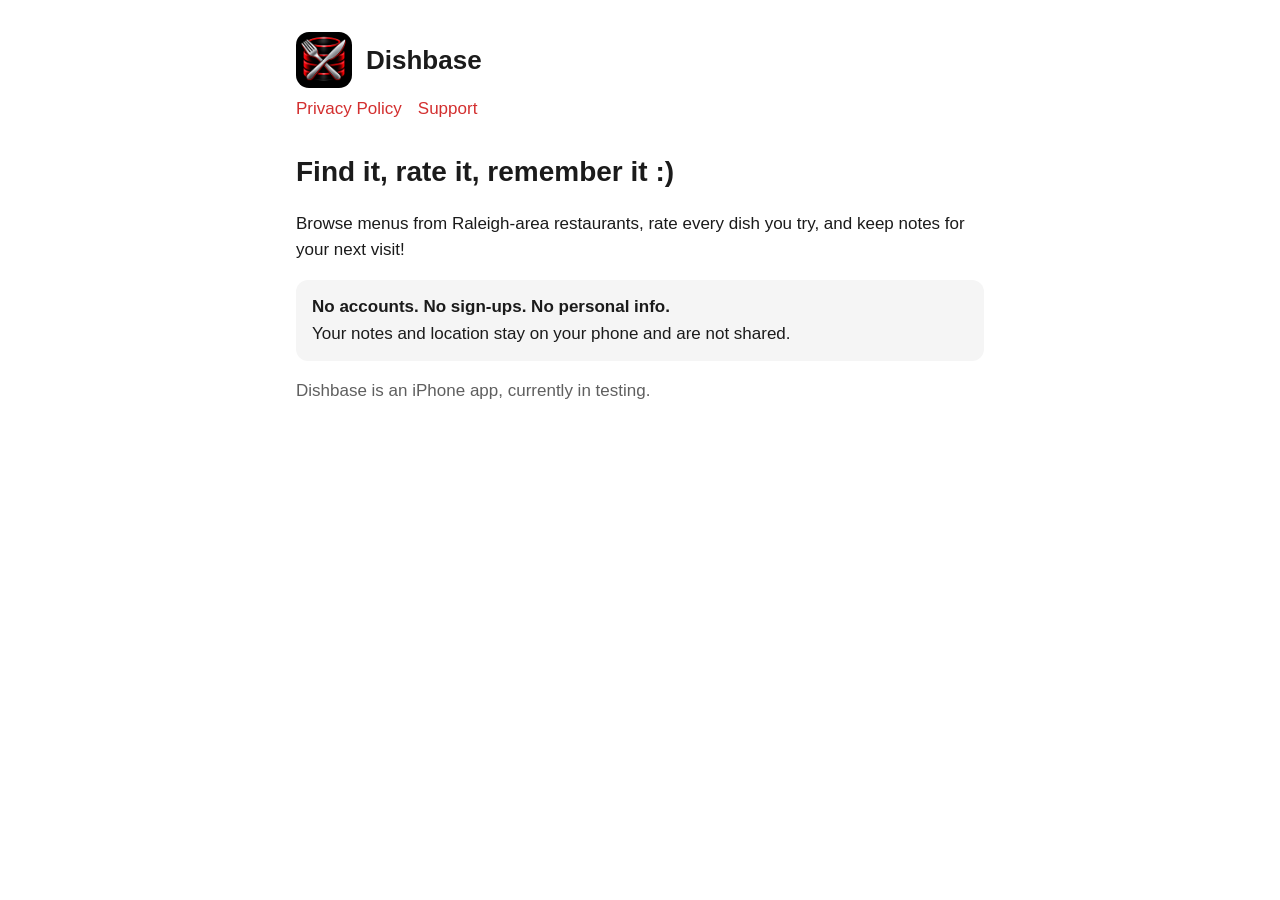
<file: index.html>
<!doctype html>
<html lang="en">
<head>
  <meta charset="utf-8">
  <meta name="viewport" content="width=device-width, initial-scale=1">
  <title>Dishbase</title>
  <meta name="description" content="Find it, rate it, remember it. Menus from Raleigh-area restaurants and your own dish ratings.">
  <link rel="stylesheet" href="style.css">
</head>
<body><main>
  <header><img src="logo.png" alt=""><a href="index.html">Dishbase</a></header>
  <nav><a href="privacy.html">Privacy Policy</a><a href="support.html">Support</a></nav>

  <h1>Find it, rate it, remember it :)</h1>
  <p>Browse menus from Raleigh-area restaurants, rate every dish you try, and keep notes for your next visit!</p>
  <div class="card">
    <strong>No accounts. No sign-ups. No personal info.</strong><br>
    Your notes and location stay on your phone and are not shared.
  </div>
  <p class="muted">Dishbase is an iPhone app, currently in testing.</p>
</main></body>
</html>
</file>
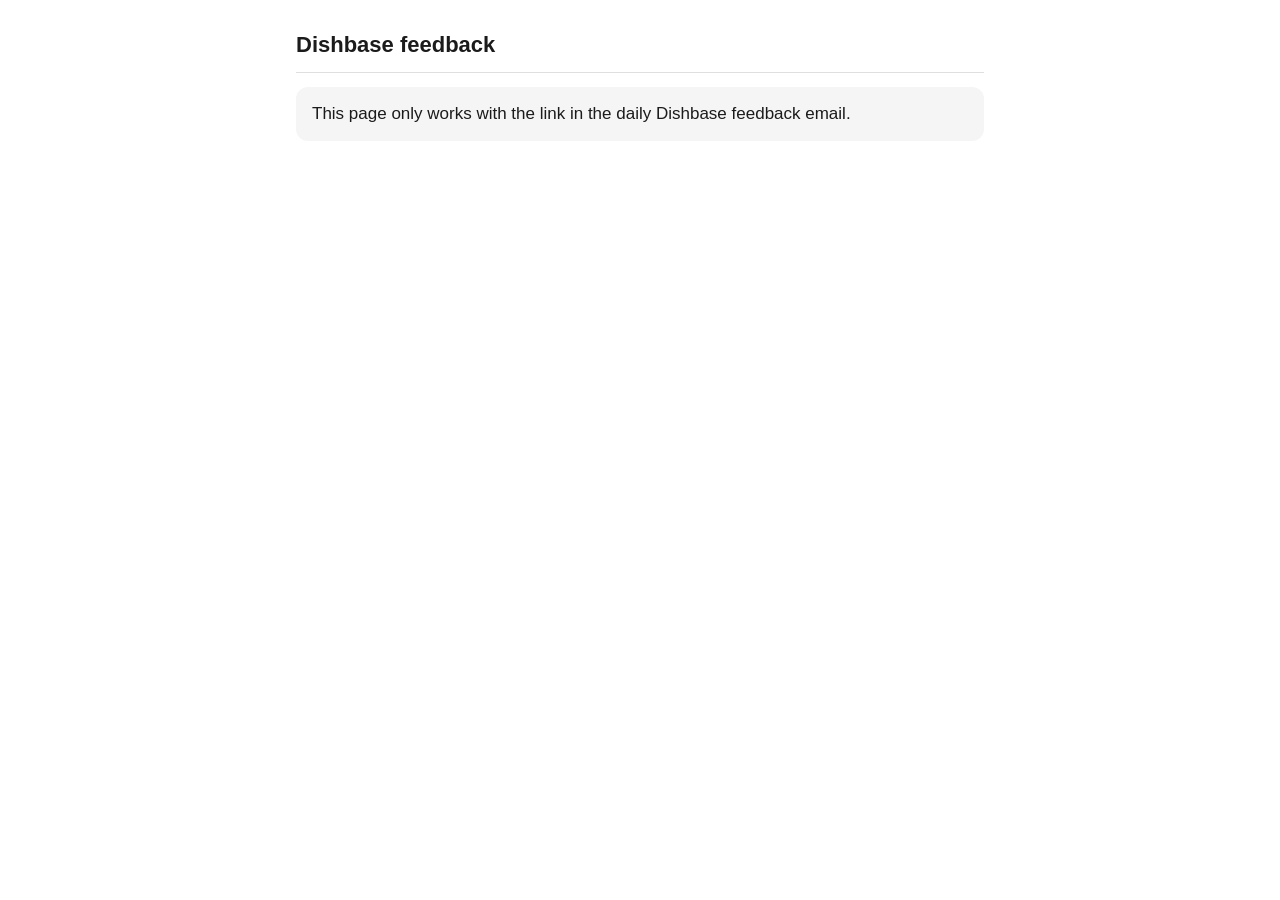
<file: feedback.html>
<!doctype html>
<html lang="en">
<head>
  <meta charset="utf-8">
  <meta name="viewport" content="width=device-width, initial-scale=1">
  <meta name="robots" content="noindex, nofollow">
  <meta name="referrer" content="no-referrer">
  <title>Feedback answers · Dishbase</title>
  <link rel="stylesheet" href="style.css">
  <style>
    /* Answer page for the daily feedback email (decision D-084). Works only with the link from that email. */
    :root { --ok: #2e7d32; --line: rgba(127,127,127,.25); }
    @media (prefers-color-scheme: dark) { :root { --ok: #66bb6a; } }
    main { padding-top: 20px; }
    .top { position: sticky; top: 0; background: var(--bg); padding: 8px 0 10px; z-index: 2;
           border-bottom: 1px solid var(--line); }
    .top h1 { margin: 0; font-size: 22px; }
    .item { background: var(--card); border-radius: 14px; padding: 14px 16px; margin: 14px 0; }
    .item.done { opacity: .55; }
    .meta { font-size: 14px; color: var(--muted); display: flex; gap: 8px; flex-wrap: wrap; align-items: center; }
    .tag { font-size: 12px; font-weight: 700; padding: 2px 8px; border-radius: 999px; background: var(--accent);
           color: #fff; }
    .tag.wait { background: #8a8a8a; }
    .rec { font-weight: 800; font-size: 17px; margin: 2px 0 2px; color: var(--accent); }
    h3 { font-size: 12px; font-weight: 800; letter-spacing: .08em; text-transform: uppercase; color: var(--muted);
         margin: 14px 0 4px; padding-top: 8px; border-top: 1px solid var(--line); }
    .meta + h3 { border-top: 0; padding-top: 0; margin-top: 10px; }
    select { width: 100%; font: inherit; font-size: 16px; padding: 10px; border-radius: 10px;
             border: 2px solid var(--line); background: var(--bg); color: var(--text); margin: 0 0 8px; }
    select.on { border-color: var(--accent); }
    .summary { margin: 2px 0 8px; }
    .said { font-size: 16px; border-left: 3px solid var(--line); padding-left: 10px;
            margin: 4px 0; white-space: pre-wrap; overflow-wrap: anywhere; }
    .said.mine { color: var(--muted); font-size: 15px; }
    .extra { font-size: 15px; margin: 4px 0; }
    .extra b { font-weight: 700; }
    .choices { margin: 6px 0; padding: 0; list-style: none; }
    .choices li { margin: 3px 0; }
    details { margin: 8px 0; font-size: 14px; }
    details pre { white-space: pre-wrap; overflow-wrap: anywhere; font: 13px/1.45 ui-monospace, Menlo, Consolas, monospace;
                  margin: 6px 0 0; }
    .buttons { display: flex; flex-wrap: wrap; gap: 8px; margin: 10px 0 6px; }
    .buttons button { flex: 1 1 auto; min-width: 72px; padding: 11px 12px; font: inherit; font-weight: 700;
                      border-radius: 10px; border: 2px solid var(--line); background: var(--bg); color: var(--text); }
    .buttons button.on { border-color: var(--accent); background: var(--accent); color: #fff; }
    .hint { font-size: 13px; color: var(--muted); margin: 0 0 6px; }
    textarea { width: 100%; min-height: 44px; font: inherit; font-size: 16px; padding: 8px 10px; border-radius: 10px;
               border: 1px solid var(--line); background: var(--bg); color: var(--text); }
    .state { font-size: 14px; font-weight: 700; color: var(--ok); margin-top: 6px; }
    .send { position: sticky; bottom: 0; background: var(--bg); padding: 12px 0 16px; border-top: 1px solid var(--line); }
    .send button { width: 100%; padding: 14px; font: inherit; font-size: 18px; font-weight: 800; border: 0;
                   border-radius: 12px; background: var(--accent); color: #fff; }
    .send button:disabled { opacity: .45; }
    .msg { background: var(--card); border-radius: 12px; padding: 14px 16px; margin: 14px 0; }
  </style>
</head>
<body><main>
  <div class="top"><h1>Dishbase feedback</h1><div class="meta" id="subtitle">Loading…</div></div>
  <div id="list"></div>
  <div class="send" id="sendbar" hidden><button id="send" disabled>Send answers</button></div>
</main>
<script>
"use strict";
const LETTERS = "ABCDEF";
// D-086 recommendations (older D-084 ones are shown in the same words)
const REC = { no_change: "No change needed", fix_now: "Fix now", backlog: "Backlog", choice: "Choice",
              duplicate: "Duplicate: close it out", publish_menu: "Publish the menu",
              exists: "No change needed", fix_auto: "Fix now", fix_pc: "Backlog", fix_mac: "Backlog" };
const APPROVE_MEANS = { no_change: "close it, nothing changes", fix_now: "make the fix", backlog: "add it to the backlog",
                        duplicate: "mark it done; the original notes this report too",
                        publish_menu: "put this menu in the app (Close: don't use it)",
                        exists: "close it, nothing changes", fix_auto: "make the fix", fix_pc: "add it to the backlog",
                        fix_mac: "add it to the backlog" };
const OLD_KIND = { correction: "Data fix", ignore: "No change needed", code: "Code fix", app: "App change",
                   info: "For your decision", menu: "New menu" };
const STATUS = { approved: "Approved", rejected: "Closed, no change", backlog: "In the backlog", done: "Done",
                 redo: "Sent back for discussion", superseded: "Replaced by a revised one" };

const params = new URLSearchParams(location.hash.slice(1));
const key = params.get("k") || "", host = params.get("s") || "", pub = params.get("p") || "";
const answers = new Map();          // proposal_id -> {choice, note}

function el(tag, attrs, ...kids) {  // every text goes in as text, never as HTML
  const e = document.createElement(tag);
  for (const [k, v] of Object.entries(attrs || {})) {
    if (k === "class") e.className = v; else if (k === "text") e.textContent = v; else e.setAttribute(k, v);
  }
  for (const k of kids) if (k) e.append(k);
  return e;
}
function show(msg) {
  document.getElementById("list").replaceChildren(el("div", { class: "msg", text: msg }));
  document.getElementById("subtitle").textContent = "";
  document.getElementById("sendbar").hidden = true;
}
async function rpc(name, body) {
  const r = await fetch(`https://${host}/rest/v1/rpc/${name}`, {
    method: "POST",
    headers: { "apikey": pub, "Authorization": `Bearer ${pub}`, "Content-Type": "application/json" },
    body: JSON.stringify(body),
  });
  if (!r.ok) throw new Error(`HTTP ${r.status}`);
  return r.json();
}
function titleCase(s) { return (s || "").toLowerCase().replace(/\b\w/g, c => c.toUpperCase()); }
function dateText(d) {
  if (!d) return "";
  const x = new Date(d + "T12:00:00");
  return x.toLocaleDateString("en-US", { month: "short", day: "numeric" });
}
// An answer to send: something chosen or written that differs from what's already saved.
function toSend(a) {
  const note = a.note.trim();
  return (a.choice || note) && (a.choice !== a.savedChoice || note !== a.savedNote);
}
function updateSend() {
  const all = [...answers.values()];
  const n = all.filter(toSend).length;
  const anySaved = all.some(a => a.savedChoice || a.savedNote);
  const b = document.getElementById("send");
  b.disabled = n === 0;
  b.textContent = n ? `Send ${n} answer${n === 1 ? "" : "s"}` : anySaved ? "All answers saved ✓" : "Send answers";
}

function card(it) {
  const open = it.status === "pending";
  const where = it.restaurant ? `${titleCase(it.restaurant)} (${titleCase(it.city)})` : "The app";
  const meta = el("div", { class: "meta" }, el("b", { text: `${it.no}.` }), el("span", { text: where }));
  if (open && it.revises) meta.append(el("span", { class: "tag", text: "REVISED" }));
  else if (open && !it.first_sent) meta.append(el("span", { class: "tag", text: "NEW" }));
  if (open && it.first_sent) meta.append(el("span", { class: "tag wait", text: `waiting since ${dateText(it.first_sent)}` }));
  const box = el("div", { class: "item" + (open ? "" : " done") }, meta);

  // A) User feedback
  box.append(el("h3", { text: it.kind === "menu" ? "Uploaded from the app" : "User feedback" }),
             el("div", { class: "said", text: it.tester_comment ? `“${it.tester_comment}”` : "(no comment)" }));
  if (it.revises && it.your_note) box.append(el("div", { class: "said mine", text: `Your note: “${it.your_note}”` }));

  // B) Recommendation
  const label = REC[it.recommendation] || (it.question ? "Choice" : OLD_KIND[it.kind] || it.kind);
  box.append(el("h3", { text: "Recommendation" }), el("div", { class: "rec", text: label }),
             el("div", { class: "summary", text: it.question || it.summary }));
  if (it.question) box.append(el("div", { class: "extra", text: it.summary }));
  if (it.choices) {
    const ul = el("ul", { class: "choices" });
    it.choices.forEach((c, i) => ul.append(el("li", { text: `${LETTERS[i]}) ${c}${i === it.recommended_choice ? "  ★ recommended" : ""}` })));
    box.append(ul);
  }
  if (it.expected_effect) box.append(el("div", { class: "extra" }, el("b", { text: "Expected effect: " }), it.expected_effect));
  if (it.pc_reason) box.append(el("div", { class: "extra" }, el("b", { text: "Why not now: " }), it.pc_reason));
  if (it.not_covered) box.append(el("div", { class: "extra" }, el("b", { text: "Not covered here: " }), it.not_covered));

  // C) Details
  box.append(el("h3", { text: "Details" }),
             it.details ? el("details", {}, el("summary", { text: "Show details" }), el("pre", { text: it.details }))
                        : el("div", { class: "extra", text: "None." }));

  // D) Action
  box.append(el("h3", { text: "Action" }));
  if (!open) {
    box.append(el("div", { class: "state", text: STATUS[it.status] || it.status }));
    return box;
  }
  const saved = it.waiting_answer || {};
  const savedChoice = { agree: "approve", drop: "close" }[saved.choice] || saved.choice || null;
  const a = { choice: savedChoice, note: saved.note || "", savedChoice, savedNote: (saved.note || "").trim() };
  answers.set(it.proposal_id, a);

  const approve = el("button", { type: "button", text: "Approve" });
  const select = el("select", { "aria-label": "Change action" });
  select.append(el("option", { value: "", text: "Change action…" }));
  (it.choices || []).forEach((c, i) => {
    if (i !== it.recommended_choice) select.append(el("option", { value: LETTERS[i], text: `Choose ${LETTERS[i]}: ${c}` }));
  });
  const rec = it.recommendation;
  if (!["no_change", "exists", "duplicate"].includes(rec)) select.append(el("option", { value: "close", text: "Close, no change" }));
  if (!["backlog", "fix_pc", "fix_mac", "publish_menu"].includes(rec)) select.append(el("option", { value: "backlog", text: "Backlog" }));
  const show = () => {
    approve.classList.toggle("on", a.choice === "approve");
    select.value = a.choice && a.choice !== "approve" ? a.choice : "";
    select.classList.toggle("on", !!select.value);
  };
  approve.addEventListener("click", () => { a.choice = a.choice === "approve" ? null : "approve"; show(); updateSend(); });
  select.addEventListener("change", () => { a.choice = select.value || null; show(); updateSend(); });
  show();

  const means = it.choices ? `Approve = ${LETTERS[it.recommended_choice] ?? "the recommended option"}`
                           : `Approve = ${APPROVE_MEANS[rec] || "do what it says"}`;
  const note = el("textarea", { placeholder: "Note (optional)", rows: "2" });
  note.value = a.note;
  note.addEventListener("input", () => { a.note = note.value; updateSend(); });
  box.append(el("div", { class: "buttons" }, approve), select,
             el("div", { class: "hint", text: means }), note,
             el("div", { class: "hint", text: "A note alone sends it back for discussion; a note with Approve or a change is saved as your reason." }));
  if (saved.choice || saved.note) box.append(el("div", { class: "state", text: "Saved — applied within 30 minutes" }));
  return box;
}

async function load() {
  if (!key || !/^[a-z0-9-]+\.supabase\.co$/.test(host) || !pub) {
    show("This page only works with the link in the daily Dishbase feedback email.");
    return;
  }
  let data;
  try { data = await rpc("feedback_page", { p_key: key }); }
  catch (e) { show(`Couldn't load the items (${e.message}). Check the connection and reload.`); return; }
  if (!data || data.error) { show(data && data.error ? data.error : "Nothing to show."); return; }
  answers.clear();
  const items = data.items || [];
  const open = items.filter(i => i.status === "pending").length;
  document.getElementById("subtitle").textContent =
    `${open} waiting for an answer · ${items.length - open} already answered`;
  document.getElementById("list").replaceChildren(...items.map(card));
  document.getElementById("sendbar").hidden = open === 0;
  if (!items.length) show("No items in this email.");
  updateSend();
}

document.getElementById("send").addEventListener("click", async () => {
  const b = document.getElementById("send");
  const list = [...answers.entries()]
    .filter(([, a]) => toSend(a))
    .map(([proposal_id, a]) => ({ proposal_id, choice: a.choice, note: a.note.trim() || null }));
  b.disabled = true; b.textContent = "Sending…";
  try {
    const r = await rpc("feedback_submit", { p_key: key, p_answers: list });
    if (r.error) throw new Error(r.error);
    await load();
    const skipped = (r.skipped || []).length;
    document.getElementById("list").prepend(el("div", { class: "msg",
      text: `Saved ${r.saved} answer${r.saved === 1 ? "" : "s"}${skipped ? ` (${skipped} skipped: already answered)` : ""}. ` +
            "They're applied within 30 minutes and you'll get an email with what happened; items you sent back " +
            "for discussion come back revised (7 AM–10 PM: within about an hour). Anything you skipped comes again tomorrow." }));
    window.scrollTo(0, 0);
  } catch (e) {
    b.disabled = false; updateSend();
    alert(`Not sent: ${e.message}. Nothing was saved; try again.`);
  }
});

load();
</script>
</body>
</html>
</file>
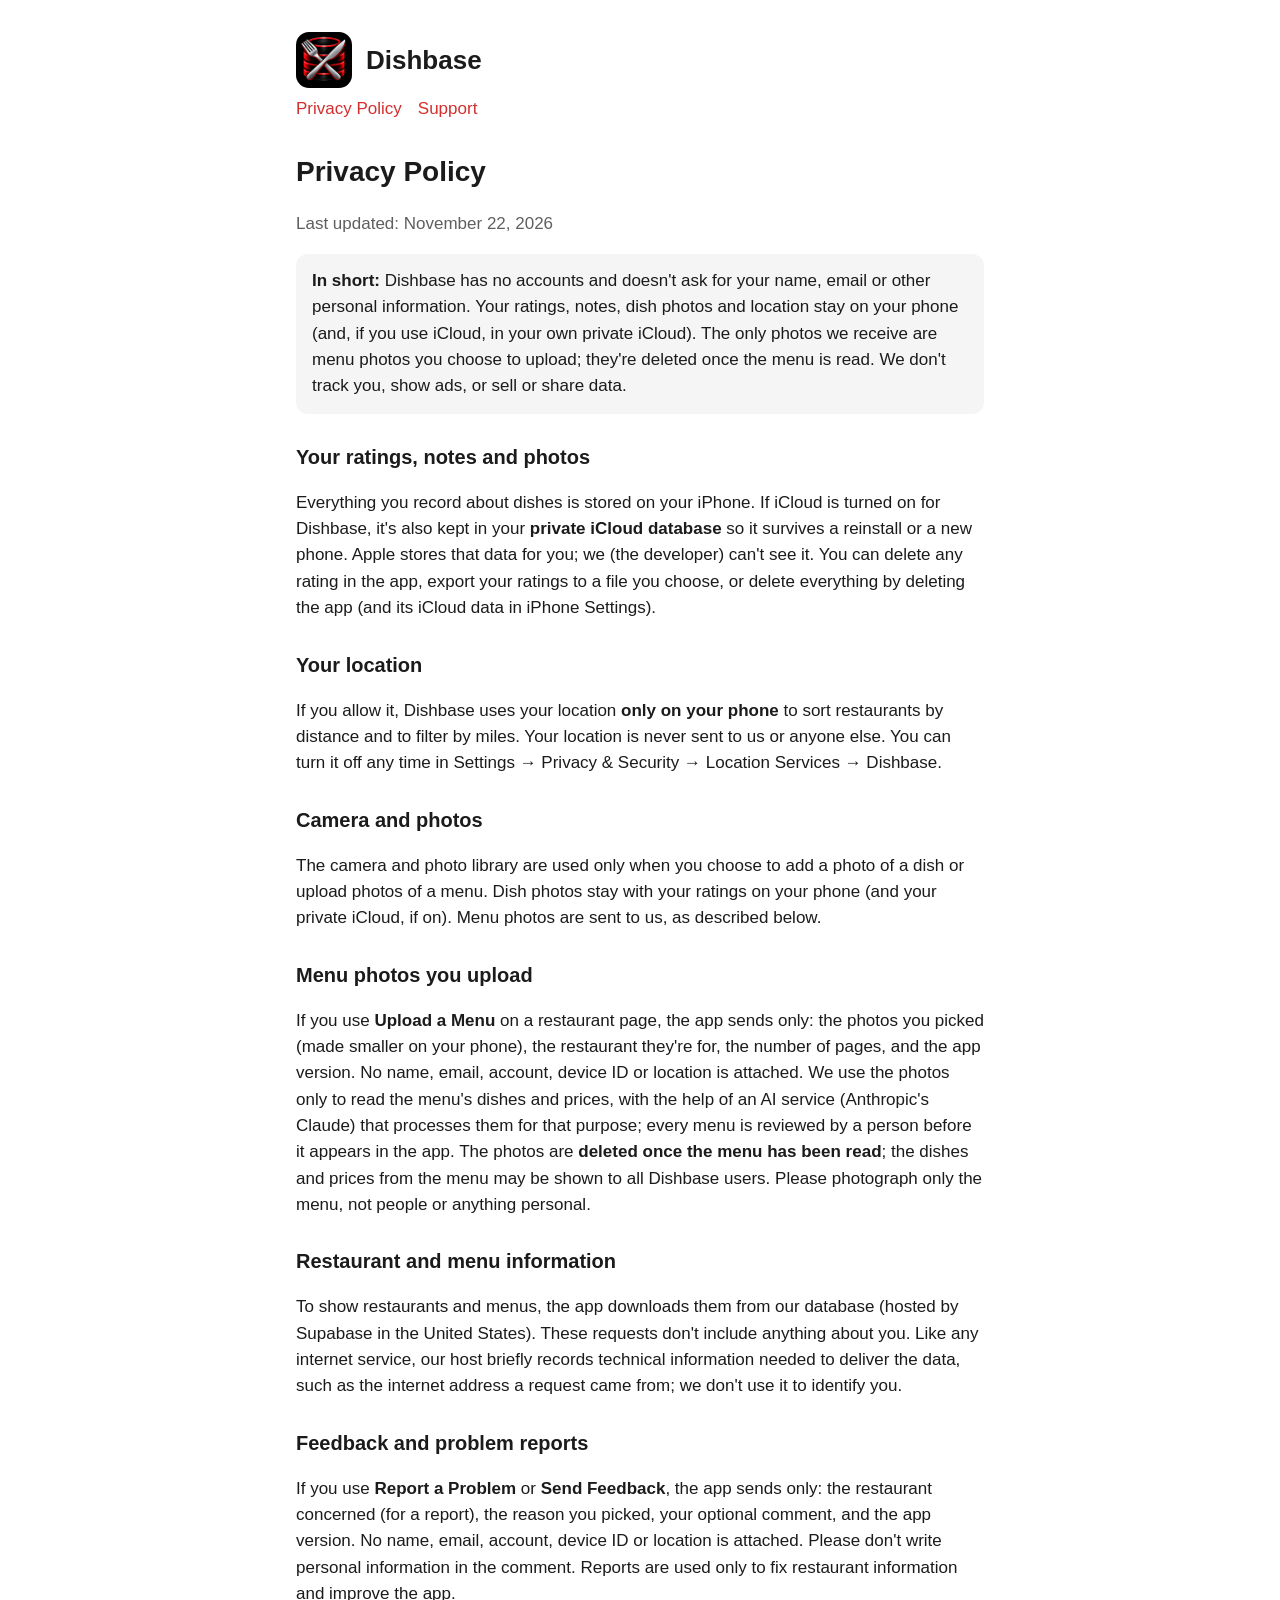
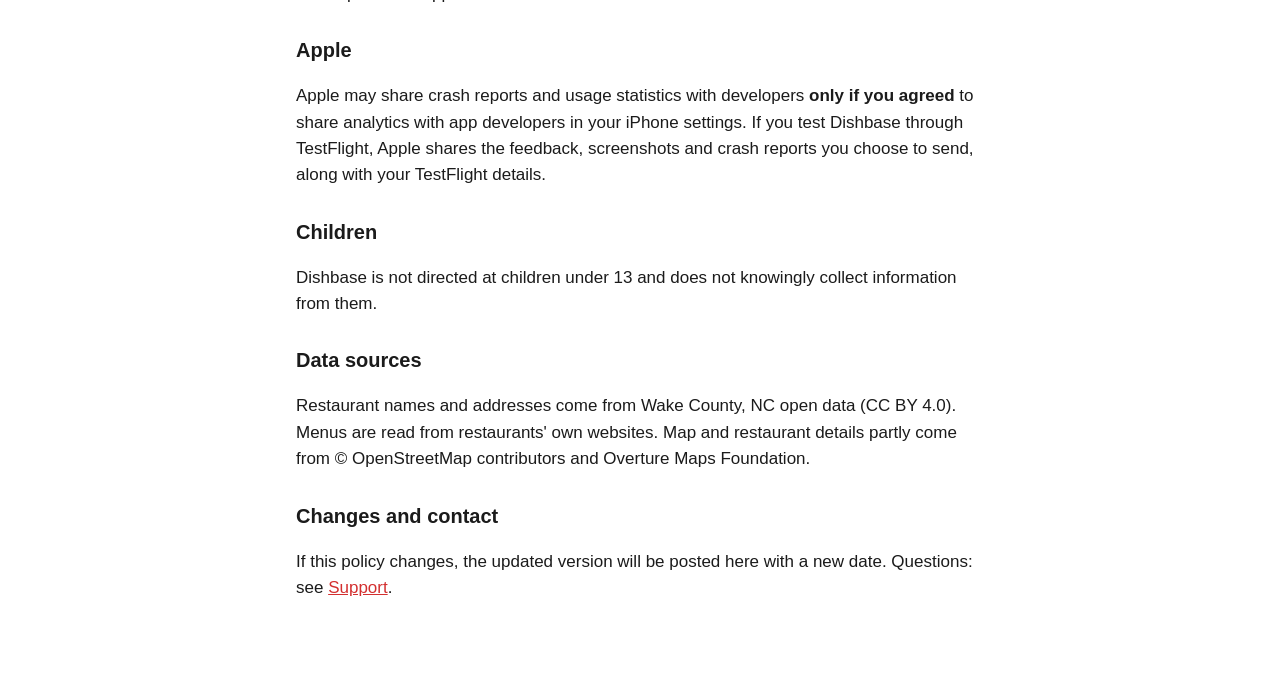
<file: privacy.html>
<!doctype html>
<html lang="en">
<head>
  <meta charset="utf-8">
  <meta name="viewport" content="width=device-width, initial-scale=1">
  <title>Privacy Policy · Dishbase</title>
  <link rel="stylesheet" href="style.css">
</head>
<body><main>
  <header><img src="logo.png" alt=""><a href="index.html">Dishbase</a></header>
  <nav><a href="privacy.html">Privacy Policy</a><a href="support.html">Support</a></nav>

  <h1>Privacy Policy</h1>
  <p class="muted">Last updated: November 22, 2026</p>

  <div class="card">
    <strong>In short:</strong> Dishbase has no accounts and doesn't ask for your name, email or other personal
    information. Your ratings, notes, dish photos and location stay on your phone (and, if you use iCloud, in your
    own private iCloud). The only photos we receive are menu photos you choose to upload; they're deleted once the
    menu is read. We don't track you, show ads, or sell or share data.
  </div>

  <h2>Your ratings, notes and photos</h2>
  <p>Everything you record about dishes is stored on your iPhone. If iCloud is turned on for Dishbase, it's also kept
  in your <strong>private iCloud database</strong> so it survives a reinstall or a new phone. Apple stores that data
  for you; we (the developer) can't see it. You can delete any rating in the app, export your ratings to a file you
  choose, or delete everything by deleting the app (and its iCloud data in iPhone Settings).</p>

  <h2>Your location</h2>
  <p>If you allow it, Dishbase uses your location <strong>only on your phone</strong> to sort restaurants by distance
  and to filter by miles. Your location is never sent to us or anyone else. You can turn it off any time in
  Settings → Privacy &amp; Security → Location Services → Dishbase.</p>

  <h2>Camera and photos</h2>
  <p>The camera and photo library are used only when you choose to add a photo of a dish or upload photos of a menu.
  Dish photos stay with your ratings on your phone (and your private iCloud, if on). Menu photos are sent to us, as
  described below.</p>

  <h2>Menu photos you upload</h2>
  <p>If you use <strong>Upload a Menu</strong> on a restaurant page, the app sends only: the photos you picked
  (made smaller on your phone), the restaurant they're for, the number of pages, and the app version. No name, email,
  account, device ID or location is attached. We use the photos only to read the menu's dishes and prices, with the
  help of an AI service (Anthropic's Claude) that processes them for that purpose; every menu is reviewed by a
  person before it appears in the app. The photos are <strong>deleted once the menu has been read</strong>;
  the dishes and prices from the menu may be shown to all Dishbase users. Please photograph only the menu, not
  people or anything personal.</p>

  <h2>Restaurant and menu information</h2>
  <p>To show restaurants and menus, the app downloads them from our database (hosted by Supabase in the United States).
  These requests don't include anything about you. Like any internet service, our host briefly records technical
  information needed to deliver the data, such as the internet address a request came from; we don't use it to
  identify you.</p>

  <h2>Feedback and problem reports</h2>
  <p>If you use <strong>Report a Problem</strong> or <strong>Send Feedback</strong>, the app sends only: the restaurant
  concerned (for a report), the reason you picked, your optional comment, and the app version. No name, email,
  account, device ID or location is attached. Please don't write personal information in the comment. Reports are
  used only to fix restaurant information and improve the app.</p>

  <h2>Apple</h2>
  <p>Apple may share crash reports and usage statistics with developers <strong>only if you agreed</strong> to share
  analytics with app developers in your iPhone settings. If you test Dishbase through TestFlight, Apple shares the
  feedback, screenshots and crash reports you choose to send, along with your TestFlight details.</p>

  <h2>Children</h2>
  <p>Dishbase is not directed at children under 13 and does not knowingly collect information from them.</p>

  <h2>Data sources</h2>
  <p>Restaurant names and addresses come from Wake County, NC open data (CC BY 4.0). Menus are read from restaurants'
  own websites. Map and restaurant details partly come from © OpenStreetMap contributors and Overture Maps
  Foundation.</p>

  <h2>Changes and contact</h2>
  <p>If this policy changes, the updated version will be posted here with a new date. Questions:
  see <a href="support.html">Support</a>.</p>
</main></body>
</html>
</file>
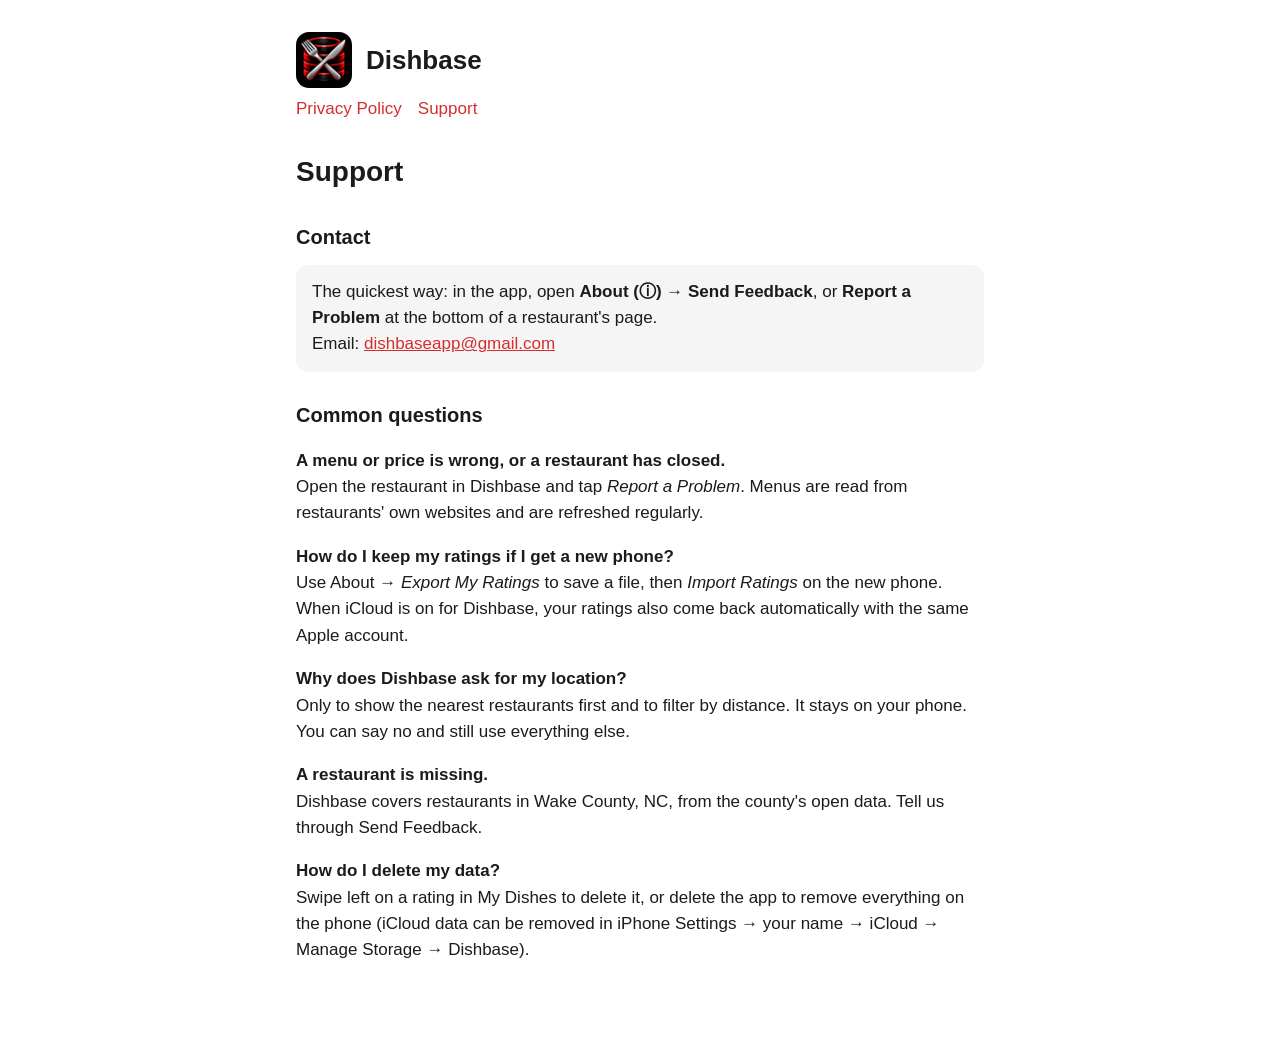
<file: support.html>
<!doctype html>
<html lang="en">
<head>
  <meta charset="utf-8">
  <meta name="viewport" content="width=device-width, initial-scale=1">
  <title>Support · Dishbase</title>
  <link rel="stylesheet" href="style.css">
</head>
<body><main>
  <header><img src="logo.png" alt=""><a href="index.html">Dishbase</a></header>
  <nav><a href="privacy.html">Privacy Policy</a><a href="support.html">Support</a></nav>

  <h1>Support</h1>

  <h2>Contact</h2>
  <div class="card">
    The quickest way: in the app, open <strong>About (ⓘ) → Send Feedback</strong>, or
    <strong>Report a Problem</strong> at the bottom of a restaurant's page.<br>
    Email: <a href="mailto:dishbaseapp@gmail.com">dishbaseapp@gmail.com</a>
  </div>

  <h2>Common questions</h2>
  <p><strong>A menu or price is wrong, or a restaurant has closed.</strong><br>
  Open the restaurant in Dishbase and tap <em>Report a Problem</em>. Menus are read from restaurants' own websites
  and are refreshed regularly.</p>

  <p><strong>How do I keep my ratings if I get a new phone?</strong><br>
  Use About → <em>Export My Ratings</em> to save a file, then <em>Import Ratings</em> on the new phone. When iCloud
  is on for Dishbase, your ratings also come back automatically with the same Apple account.</p>

  <p><strong>Why does Dishbase ask for my location?</strong><br>
  Only to show the nearest restaurants first and to filter by distance. It stays on your phone. You can say no and
  still use everything else.</p>

  <p><strong>A restaurant is missing.</strong><br>
  Dishbase covers restaurants in Wake County, NC, from the county's open data. Tell us through Send Feedback.</p>

  <p><strong>How do I delete my data?</strong><br>
  Swipe left on a rating in My Dishes to delete it, or delete the app to remove everything on the phone (iCloud data
  can be removed in iPhone Settings → your name → iCloud → Manage Storage → Dishbase).</p>
</main></body>
</html>
</file>
<file: style.css>
:root { --text: #1b1b1b; --muted: #5f5f5f; --accent: #d32f2f; --bg: #ffffff; --card: #f5f5f5; }
@media (prefers-color-scheme: dark) {
  :root { --text: #ececec; --muted: #a9a9a9; --accent: #ff5a52; --bg: #121212; --card: #1e1e1e; }
}
* { box-sizing: border-box; }
body { margin: 0; background: var(--bg); color: var(--text);
       font: 17px/1.55 -apple-system, BlinkMacSystemFont, "Segoe UI", Roboto, Helvetica, Arial, sans-serif; }
main { max-width: 720px; margin: 0 auto; padding: 32px 16px 64px; }
header { display: flex; align-items: center; gap: 14px; margin-bottom: 8px; }
header img { width: 56px; height: 56px; border-radius: 13px; }
header a { color: inherit; text-decoration: none; font-size: 26px; font-weight: 700; }
nav { margin: 0 0 28px; color: var(--muted); }
nav a { color: var(--accent); margin-right: 16px; text-decoration: none; }
h1 { font-size: 28px; margin: 24px 0 4px; }
h2 { font-size: 20px; margin: 28px 0 6px; }
.muted { color: var(--muted); }
.card { background: var(--card); border-radius: 12px; padding: 14px 16px; margin: 12px 0; }
a { color: var(--accent); }
ul { padding-left: 22px; }
</file>
